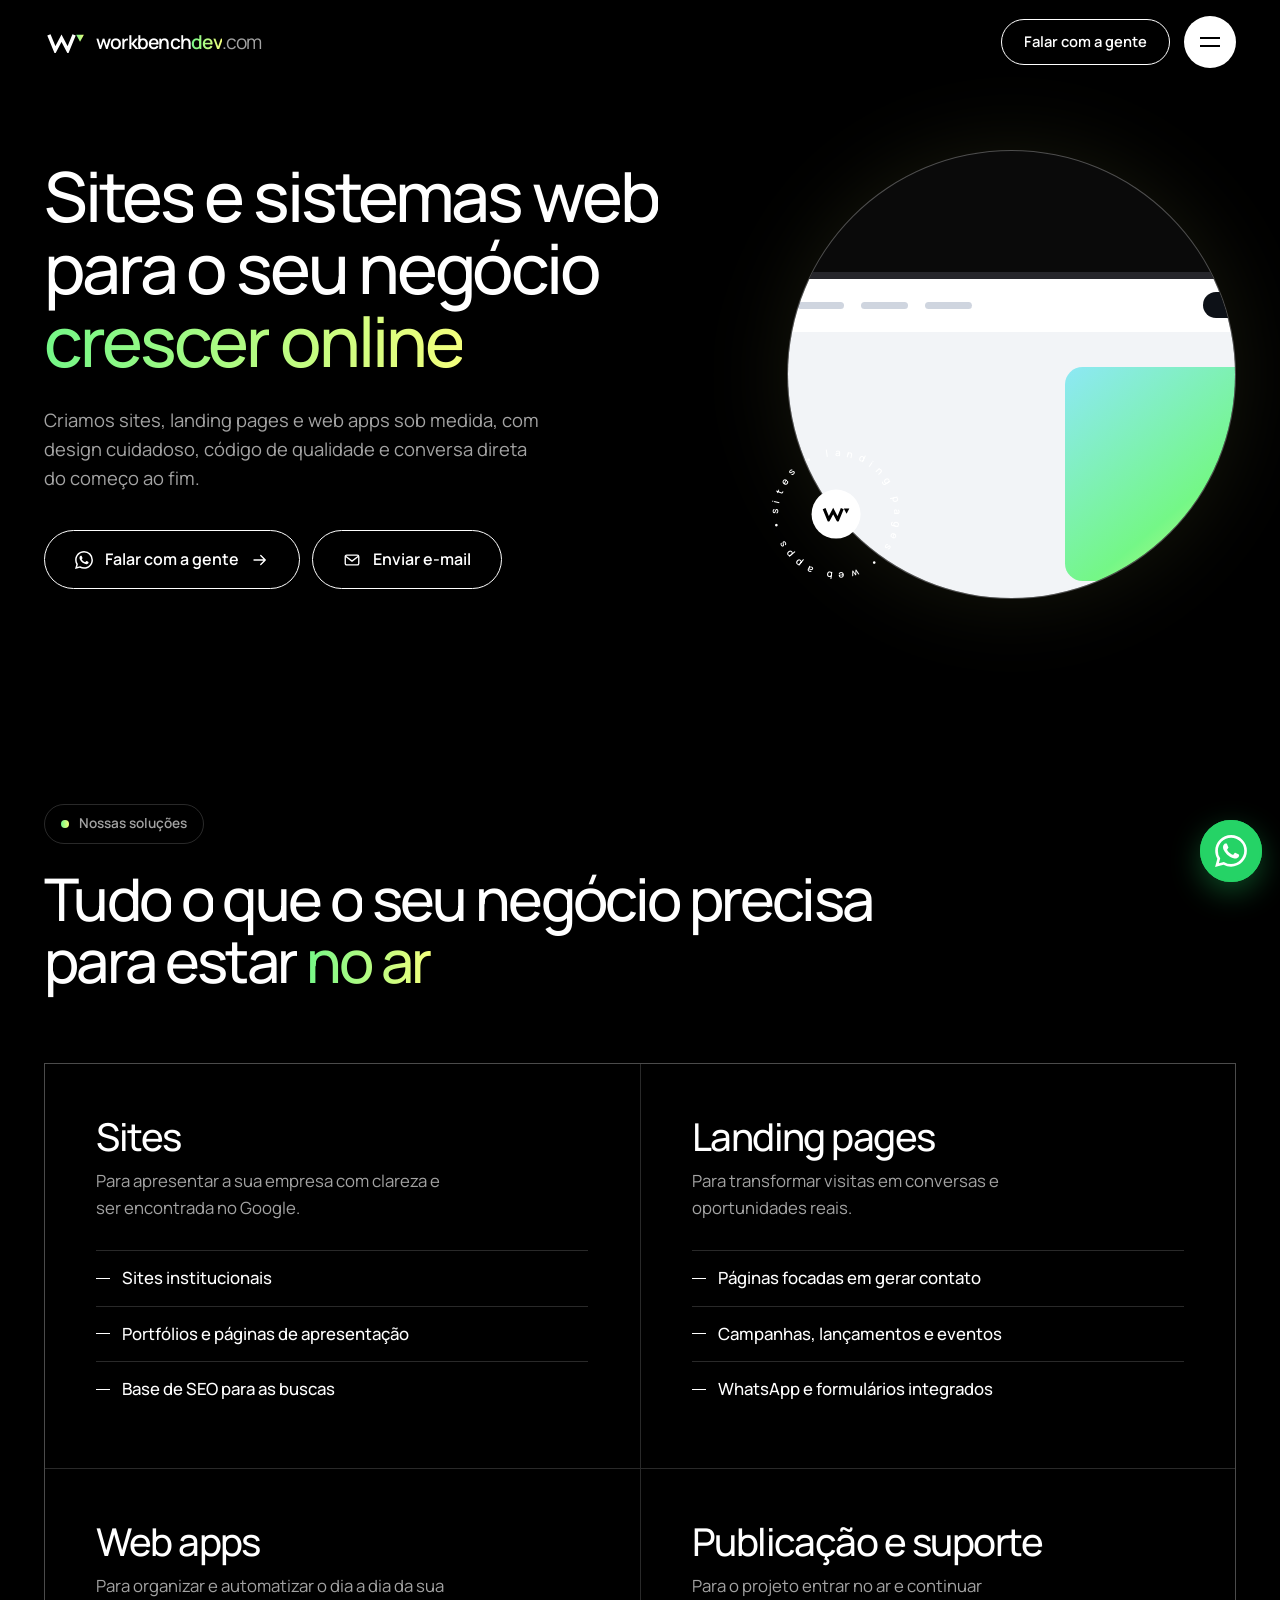
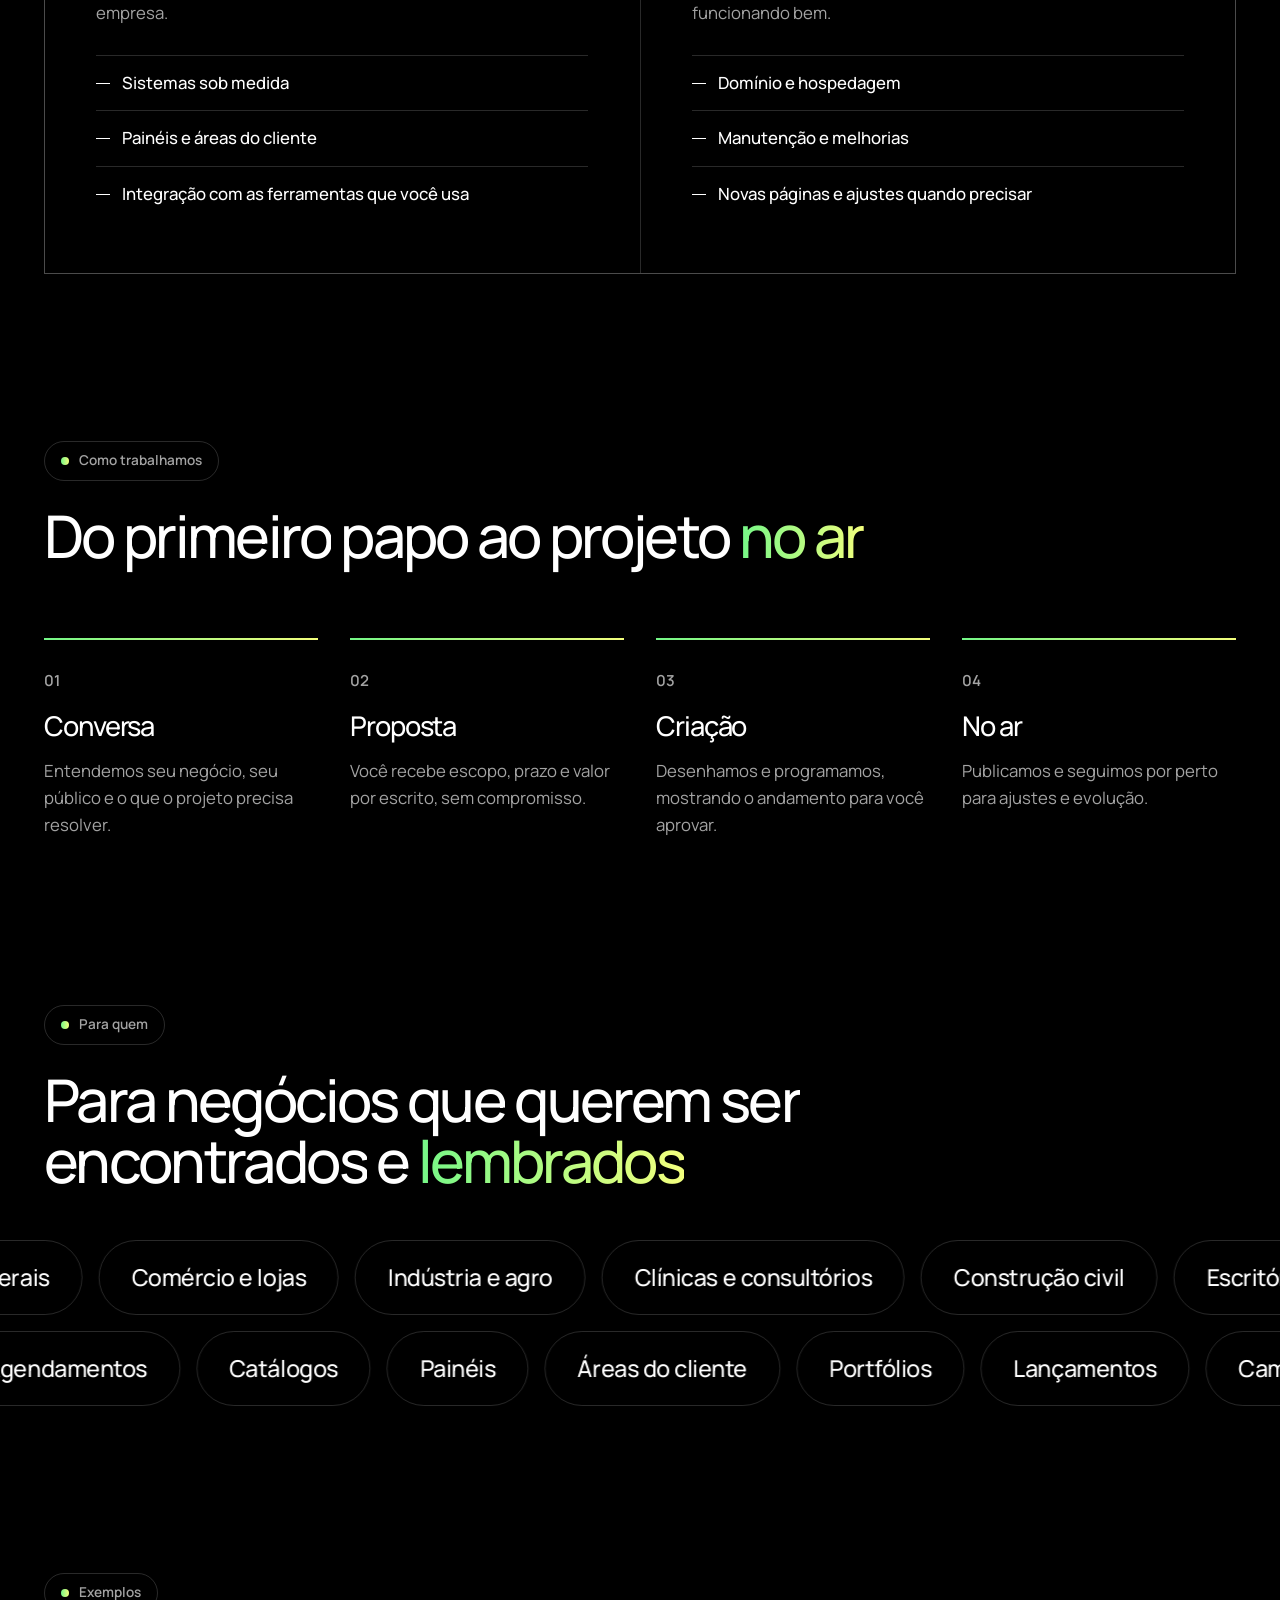
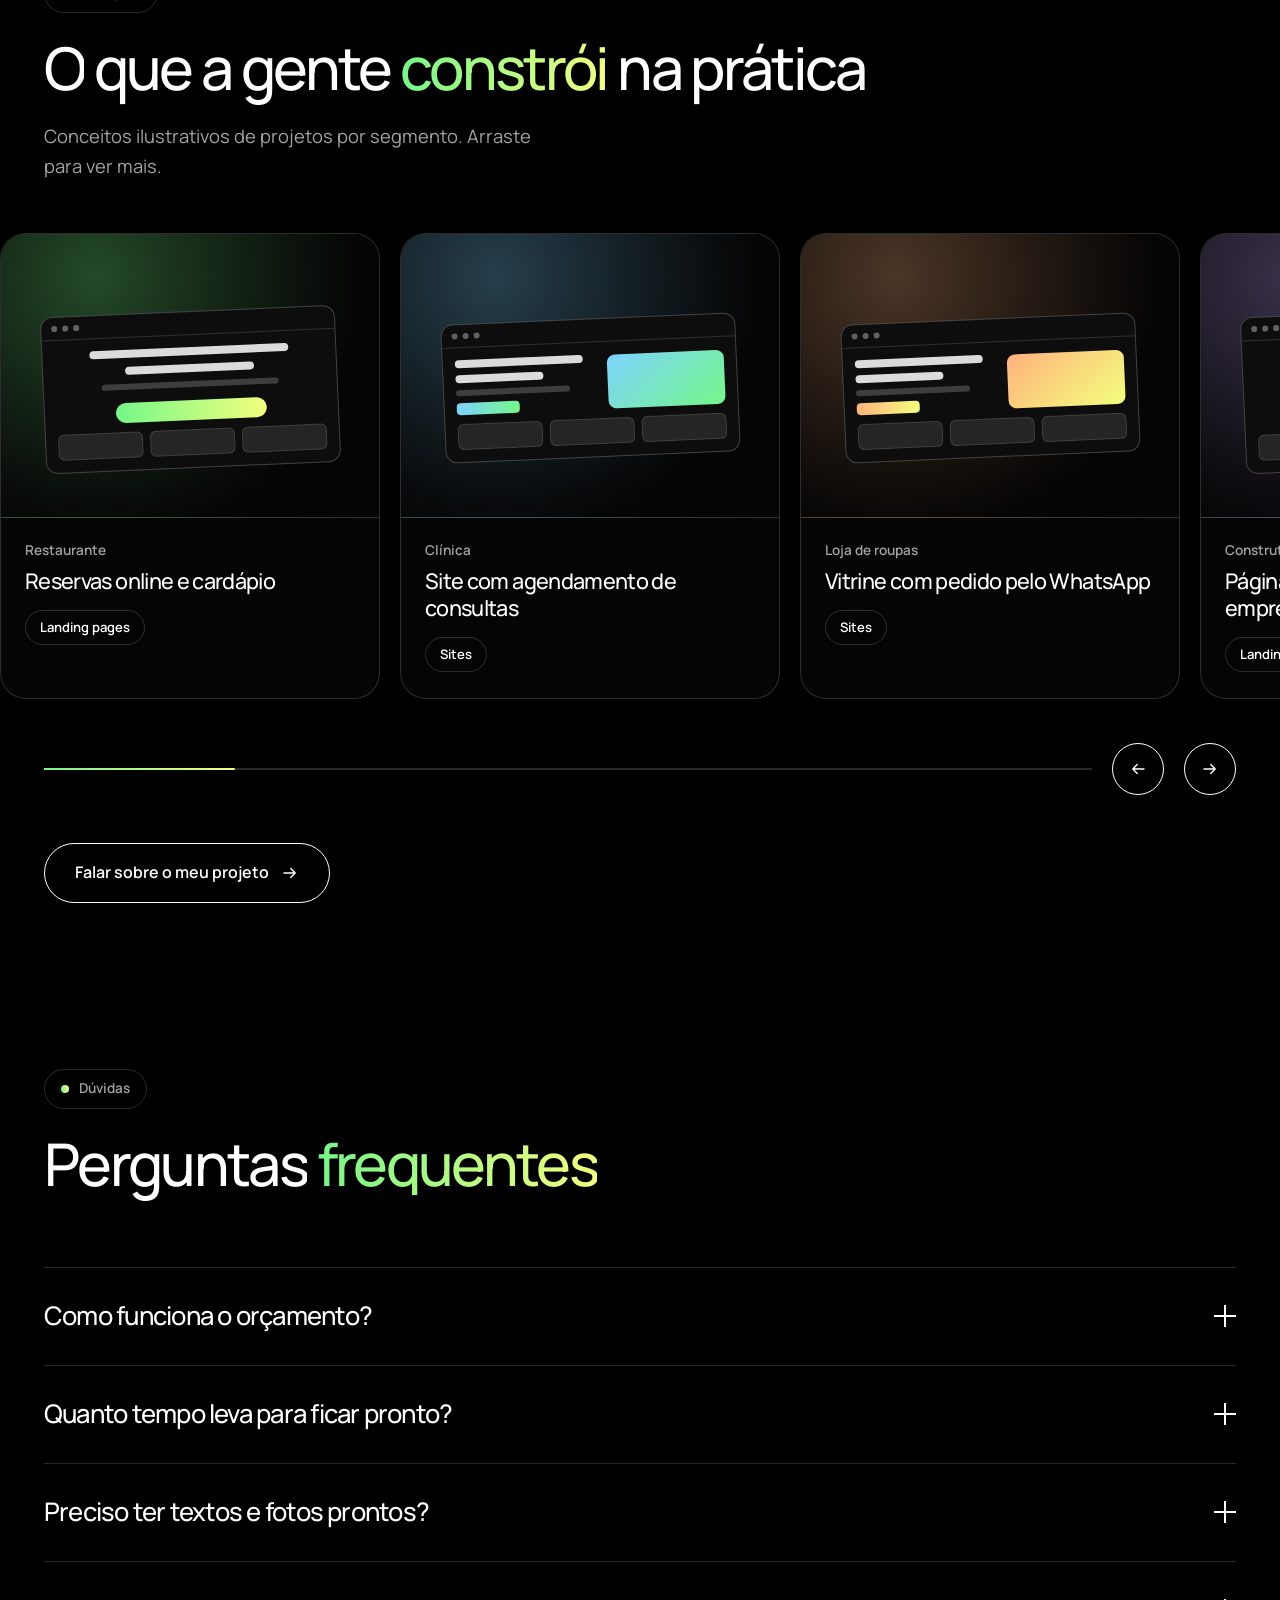
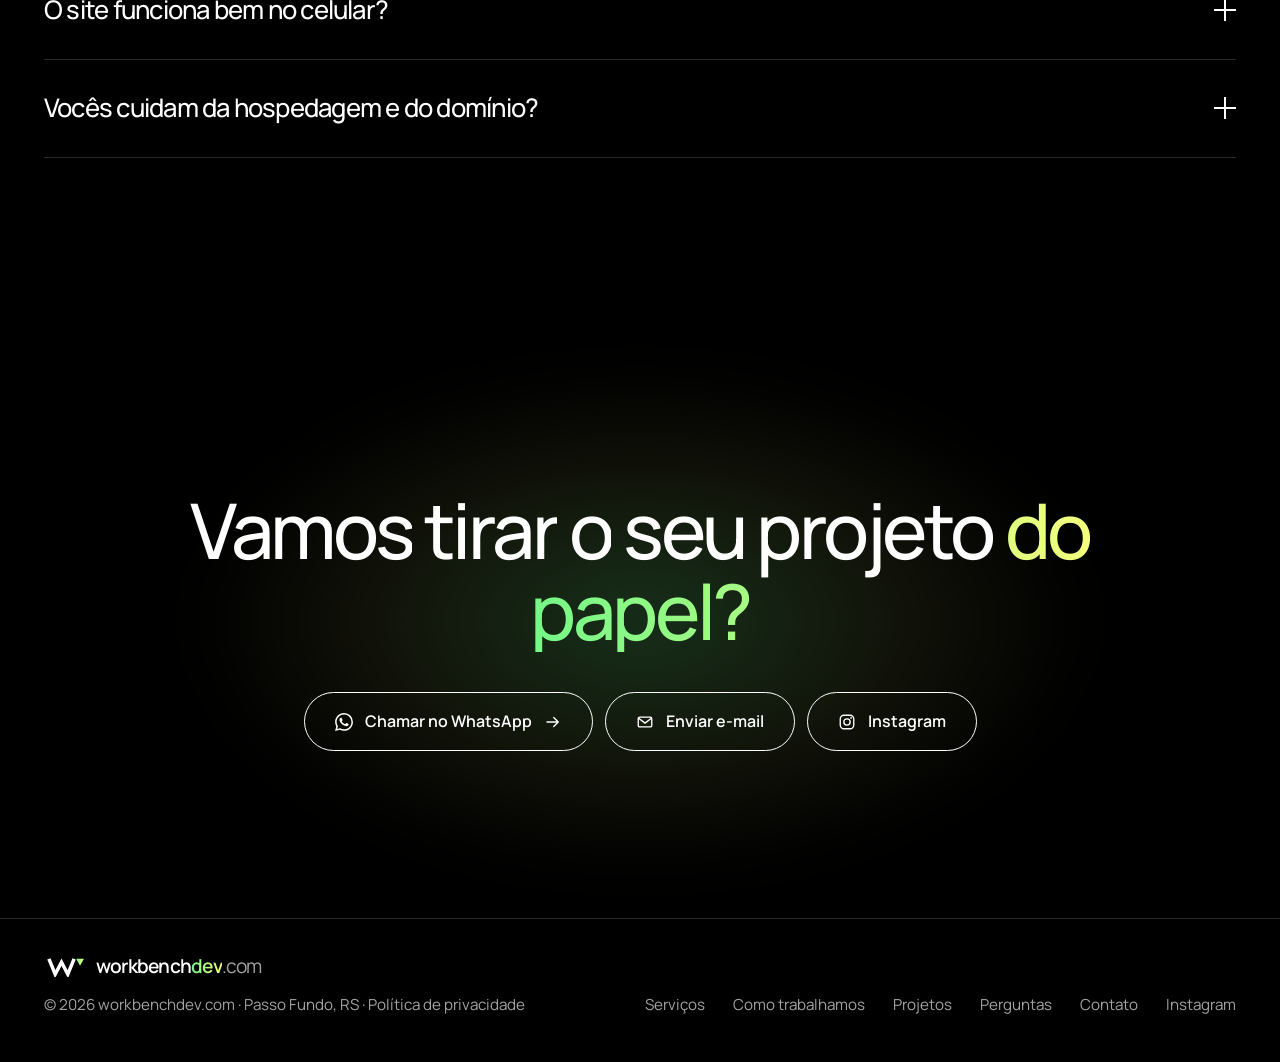
<file: index.html>
<!DOCTYPE html>
<html lang="pt-BR">
<head>
<meta charset="utf-8">
<meta name="viewport" content="width=device-width, initial-scale=1, viewport-fit=cover">
<title>workbenchdev.com | Sites, landing pages e web apps</title>
<meta name="description" content="A workbenchdev.com cria sites, landing pages e web apps sob medida para o seu negócio crescer online. Fale com a gente pelo WhatsApp ou por e-mail.">
<meta name="theme-color" content="#000000">
<meta name="robots" content="index, follow">
<link rel="canonical" href="https://workbenchdev.com/">
<meta property="og:type" content="website">
<meta property="og:locale" content="pt_BR">
<meta property="og:site_name" content="workbenchdev.com">
<meta property="og:url" content="https://workbenchdev.com/">
<meta property="og:title" content="workbenchdev.com | Sites, landing pages e web apps">
<meta property="og:description" content="Criamos sites, landing pages e web apps sob medida, com design cuidadoso, código de qualidade e conversa direta do começo ao fim.">
<meta property="og:image" content="https://workbenchdev.com/og.png">
<meta property="og:image:width" content="1200">
<meta property="og:image:height" content="630">
<meta property="og:image:alt" content="workbenchdev.com: sites, landing pages e web apps">
<meta name="twitter:card" content="summary_large_image">
<script type="application/ld+json">
{
  "@context": "https://schema.org",
  "@type": "ProfessionalService",
  "name": "workbenchdev.com",
  "url": "https://workbenchdev.com/",
  "description": "Criação de sites, landing pages e web apps sob medida.",
  "email": "workbenchdevsupport@gmail.com",
  "image": "https://workbenchdev.com/og.png",
  "address": {
    "@type": "PostalAddress",
    "addressLocality": "Passo Fundo",
    "addressRegion": "RS",
    "addressCountry": "BR"
  },
  "areaServed": "BR",
  "knowsLanguage": "pt-BR",
  "sameAs": ["https://www.instagram.com/workbench_dev/"]
}
</script>
<link rel="icon" type="image/svg+xml" href="data:image/svg+xml,%3Csvg xmlns='http://www.w3.org/2000/svg' viewBox='0 0 64 64'%3E%3Cdefs%3E%3ClinearGradient id='g' x1='0' y1='0' x2='1' y2='0'%3E%3Cstop offset='0' stop-color='%2374f787'/%3E%3Cstop offset='1' stop-color='%23f3ff7d'/%3E%3C/linearGradient%3E%3C/defs%3E%3Crect width='64' height='64' rx='14' fill='%23000'/%3E%3Cg transform='translate(5 18) scale(.45)'%3E%3Cpath d='M14 8 L32 52 L50 18 L68 52 L86 8' fill='none' stroke='%23fff' stroke-width='11' stroke-miterlimit='3'/%3E%3Cpath d='M92 8 L114 8 L103 28 Z' fill='url(%23g)'/%3E%3C/g%3E%3C/svg%3E">
<script>
(function () {
  var r = document.documentElement;
  r.classList.add('js');
  var reduce = window.matchMedia && window.matchMedia('(prefers-reduced-motion: reduce)').matches;
  var seen = false;
  try { seen = sessionStorage.getItem('wb-intro') === '1'; sessionStorage.setItem('wb-intro', '1'); } catch (e) {}
  if (!reduce && !seen) r.classList.add('intro-on');
})();
</script>
<link rel="preconnect" href="https://fonts.googleapis.com">
<link rel="preconnect" href="https://fonts.gstatic.com" crossorigin>
<link href="https://fonts.googleapis.com/css2?family=Manrope:wght@300;400;500;600;700&display=swap" rel="stylesheet">
<link rel="stylesheet" href="css/style.css">
</head>
<body>

<svg width="0" height="0" style="position:absolute" aria-hidden="true">
  <defs><linearGradient id="gr" x1="0" y1="0" x2="1" y2="0"><stop offset="0" stop-color="#74f787"/><stop offset="1" stop-color="#f3ff7d"/></linearGradient></defs>
  <symbol id="wa" viewBox="0 0 24 24"><path d="M17.472 14.382c-.297-.149-1.758-.867-2.03-.967-.273-.099-.471-.148-.67.15-.197.297-.767.966-.94 1.164-.173.199-.347.223-.644.075-.297-.15-1.255-.463-2.39-1.475-.883-.788-1.48-1.761-1.653-2.059-.173-.297-.018-.458.13-.606.134-.133.298-.347.446-.52.149-.174.198-.298.298-.497.099-.198.05-.371-.025-.52-.075-.149-.669-1.612-.916-2.207-.242-.579-.487-.5-.669-.51-.173-.008-.371-.01-.57-.01-.198 0-.52.074-.792.372-.272.297-1.04 1.016-1.04 2.479 0 1.462 1.065 2.875 1.213 3.074.149.198 2.096 3.2 5.077 4.487.709.306 1.262.489 1.694.625.712.227 1.36.195 1.871.118.571-.085 1.758-.719 2.006-1.413.248-.694.248-1.289.173-1.413-.074-.124-.272-.198-.57-.347m-5.421 7.403h-.004a9.87 9.87 0 01-5.031-1.378l-.361-.214-3.741.982.998-3.648-.235-.374a9.86 9.86 0 01-1.51-5.26c.001-5.45 4.436-9.884 9.888-9.884 2.64 0 5.122 1.03 6.988 2.898a9.825 9.825 0 012.893 6.994c-.003 5.45-4.437 9.884-9.885 9.884m8.413-18.297A11.815 11.815 0 0012.05 0C5.495 0 .16 5.335.157 11.892c0 2.096.547 4.142 1.588 5.945L.057 24l6.305-1.654a11.882 11.882 0 005.683 1.448h.005c6.554 0 11.89-5.335 11.893-11.893a11.821 11.821 0 00-3.48-8.413Z"/></symbol>
  <symbol id="ml" viewBox="0 0 24 24"><rect x="3" y="5.5" width="18" height="13" rx="2" fill="none" stroke="currentColor" stroke-width="1.8"/><path d="m3.5 7 8.5 6.5L20.5 7" fill="none" stroke="currentColor" stroke-width="1.8" stroke-linejoin="round"/></symbol>
  <symbol id="ig" viewBox="0 0 24 24"><rect x="3" y="3" width="18" height="18" rx="5" fill="none" stroke="currentColor" stroke-width="1.8"/><circle cx="12" cy="12" r="4.2" fill="none" stroke="currentColor" stroke-width="1.8"/><circle cx="17.4" cy="6.6" r="1.2" fill="currentColor"/></symbol>
  <symbol id="ar" viewBox="0 0 24 24"><path d="M4 12h15m-6-6 6 6-6 6" fill="none" stroke="currentColor" stroke-width="1.8" stroke-linecap="round" stroke-linejoin="round"/></symbol>
</svg>

<div class="prog" id="prog" aria-hidden="true"></div>

<!-- Abertura -->
<div class="intro" id="intro" aria-hidden="true">
  <div class="box">
    <svg viewBox="0 0 120 60" role="presentation">
      <path class="w" d="M14 8 L32 52 L50 18 L68 52 L86 8"/>
      <path class="t" d="M92 8 L114 8 L103 28 Z"/>
    </svg>
    <div class="wmask"><span class="wm">workbench<b>dev</b><i>.com</i></span></div>
    <div class="bar"><span></span></div>
  </div>
</div>

<a class="fab" href="#contato" data-wa aria-label="Chamar no WhatsApp">
  <svg fill="currentColor" aria-hidden="true"><use href="#wa"/></svg>
</a>

<header class="hd" id="hd">
  <div class="wrap">
    <a class="brand" href="#topo" aria-label="workbenchdev.com, início">
      <svg viewBox="0 0 120 60" role="presentation"><path class="lw" d="M14 8 L32 52 L50 18 L68 52 L86 8"/><path class="lt" d="M92 8 L114 8 L103 28 Z"/></svg>
      <span class="wm">workbench<b>dev</b><i>.com</i></span>
    </a>
    <div class="hd-r">
      <span class="mag"><a class="pill sm" href="#contato" data-wa><span>Falar com a gente</span></a></span>
      <button class="burger" id="burger" type="button" aria-label="Abrir menu" aria-expanded="false" aria-controls="menu"><i></i><i></i></button>
    </div>
  </div>
</header>

<div class="menu" id="menu" inert>
  <div class="wrap">
    <nav aria-label="Menu principal">
      <a href="#servicos"><span style="--i:0">Serviços</span></a>
      <a href="#processo"><span style="--i:1">Como trabalhamos</span></a>
      <a href="#projetos"><span style="--i:2">Projetos</span></a>
      <a href="#perguntas"><span style="--i:3">Perguntas</span></a>
      <a href="#contato"><span style="--i:4">Contato</span></a>
    </nav>
  </div>
  <div class="wrap">
    <div class="btns">
      <a class="pill" href="#contato" data-wa><svg class="ic" fill="currentColor" aria-hidden="true"><use href="#wa"/></svg><span>WhatsApp</span></a>
      <button class="pill" type="button" data-mail><svg class="ic" aria-hidden="true"><use href="#ml"/></svg><span>E-mail</span></button>
      <a class="pill" href="https://www.instagram.com/workbench_dev/" target="_blank" rel="noopener"><svg class="ic" aria-hidden="true"><use href="#ig"/></svg><span>Instagram</span></a>
    </div>
  </div>
</div>

<main id="topo">
  <section class="hero">
    <div class="wrap hero-grid">
      <div>
        <h1 class="split" id="h1">Sites e sistemas web para o seu negócio <em>crescer online</em></h1>
        <p class="lead fade" style="--d:.6s">Criamos sites, landing pages e web apps sob medida, com design cuidadoso, código de qualidade e conversa direta do começo ao fim.</p>
        <div class="btns fade" style="--d:.8s">
          <span class="mag"><a class="pill" href="#contato" data-wa><svg class="ic" fill="currentColor" aria-hidden="true"><use href="#wa"/></svg><span>Falar com a gente</span><svg class="ic ar" aria-hidden="true"><use href="#ar"/></svg></a></span>
          <span class="mag"><button class="pill" type="button" data-mail><svg class="ic" aria-hidden="true"><use href="#ml"/></svg><span>Enviar e-mail</span></button></span>
        </div>
      </div>

      <div class="hv" id="hv" aria-hidden="true">
        <div class="hv-glow"></div>
        <div class="hv-circle">
          <div class="laptop" id="laptop">
            <div class="screen">
              <div class="site">
                <div class="s-nav"><b></b><i></i><i></i><i></i><u></u></div>
                <div class="s-hero"><div><span class="t" style="width:90%"></span><span class="t" style="width:66%"></span><span class="t g" style="width:52%"></span><span class="p" style="width:82%;margin-top:3cqw"></span><span class="p" style="width:60%"></span><span class="cta"></span></div><div class="s-img"></div></div>
                <div class="s-tiles"><span></span><span></span><span></span></div>
                <div class="s-band"></div>
                <div class="s-rows"><div><b></b><span></span></div><div><b></b><span></span></div><div><b></b><span></span></div></div>
                <div class="s-tiles"><span></span><span></span><span></span></div>
                <div class="s-foot"></div>
              </div>
            </div>
            <div class="base"></div>
          </div>
        </div>
        <div class="badge">
          <svg viewBox="0 0 200 200"><path id="ring" d="M100,100 m-76,0 a76,76 0 1,1 152,0 a76,76 0 1,1 -152,0" fill="none"/><text><textPath href="#ring" textLength="470" lengthAdjust="spacing">sites • landing pages • web apps • </textPath></text></svg>
          <div class="core"><svg viewBox="0 0 120 60"><path d="M14 8 L32 52 L50 18 L68 52 L86 8" fill="none" stroke="#000" stroke-width="12" stroke-miterlimit="3"/><path d="M92 8 L114 8 L103 28 Z" fill="#000"/></svg></div>
        </div>
      </div>
    </div>
  </section>

  <section class="sec" id="servicos" style="padding-top:clamp(40px,6vw,80px)">
    <div class="wrap">
      <div class="sec-h">
        <span class="tag fd">Nossas soluções</span>
        <h2 class="split">Tudo o que o seu negócio precisa para estar <em>no ar</em></h2>
      </div>
      <div class="sol-grid">
        <article class="sol fd">
          <h3>Sites</h3>
          <p>Para apresentar a sua empresa com clareza e ser encontrada no Google.</p>
          <ul><li>Sites institucionais</li><li>Portfólios e páginas de apresentação</li><li>Base de SEO para as buscas</li></ul>
        </article>
        <article class="sol fd" style="--dl:.1s">
          <h3>Landing pages</h3>
          <p>Para transformar visitas em conversas e oportunidades reais.</p>
          <ul><li>Páginas focadas em gerar contato</li><li>Campanhas, lançamentos e eventos</li><li>WhatsApp e formulários integrados</li></ul>
        </article>
        <article class="sol fd">
          <h3>Web apps</h3>
          <p>Para organizar e automatizar o dia a dia da sua empresa.</p>
          <ul><li>Sistemas sob medida</li><li>Painéis e áreas do cliente</li><li>Integração com as ferramentas que você usa</li></ul>
        </article>
        <article class="sol fd" style="--dl:.1s">
          <h3>Publicação e suporte</h3>
          <p>Para o projeto entrar no ar e continuar funcionando bem.</p>
          <ul><li>Domínio e hospedagem</li><li>Manutenção e melhorias</li><li>Novas páginas e ajustes quando precisar</li></ul>
        </article>
      </div>
    </div>
  </section>

  <section class="sec" id="processo" style="padding-top:0">
    <div class="wrap">
      <div class="sec-h">
        <span class="tag fd">Como trabalhamos</span>
        <h2 class="split">Do primeiro papo ao projeto <em>no ar</em></h2>
      </div>
      <ol class="steps" id="steps">
        <li><span class="n">01</span><h3>Conversa</h3><p>Entendemos seu negócio, seu público e o que o projeto precisa resolver.</p></li>
        <li><span class="n">02</span><h3>Proposta</h3><p>Você recebe escopo, prazo e valor por escrito, sem compromisso.</p></li>
        <li><span class="n">03</span><h3>Criação</h3><p>Desenhamos e programamos, mostrando o andamento para você aprovar.</p></li>
        <li><span class="n">04</span><h3>No ar</h3><p>Publicamos e seguimos por perto para ajustes e evolução.</p></li>
      </ol>
    </div>
  </section>

  <section class="sec" style="padding-top:0">
    <div class="wrap">
      <div class="sec-h" style="margin-bottom:48px">
        <span class="tag fd">Para quem</span>
        <h2 class="split">Para negócios que querem ser encontrados e <em>lembrados</em></h2>
      </div>
    </div>
    <div class="mqrow" aria-hidden="true"><div class="mq-track" data-mq="50"><div class="mq-grp"><span class="chip">Empresas locais</span><span class="chip">Profissionais liberais</span><span class="chip">Comércio e lojas</span><span class="chip">Indústria e agro</span><span class="chip">Clínicas e consultórios</span><span class="chip">Construção civil</span><span class="chip">Escritórios</span><span class="chip">Startups</span></div></div></div>
    <div class="mqrow" aria-hidden="true"><div class="mq-track" data-mq="-50"><div class="mq-grp"><span class="chip">Portfólios</span><span class="chip">Lançamentos</span><span class="chip">Campanhas</span><span class="chip">Reservas online</span><span class="chip">Agendamentos</span><span class="chip">Catálogos</span><span class="chip">Painéis</span><span class="chip">Áreas do cliente</span></div></div></div>
  </section>

  <section class="sec" id="projetos" style="padding-top:0">
    <div class="wrap">
      <div class="sec-h" style="margin-bottom:48px">
        <span class="tag fd">Exemplos</span>
        <h2 class="split">O que a gente <em>constrói</em> na prática</h2>
        <p class="lead fd">Conceitos ilustrativos de projetos por segmento. Arraste para ver mais.</p>
      </div>
    </div>
    <div class="rail" id="rail"></div>
    <div class="wrap">
      <div class="rail-ctl">
        <div class="rail-bar"><span id="railBar"></span></div>
        <button class="rbtn" id="prev" type="button" aria-label="Anterior"><svg class="ic" style="transform:scaleX(-1)" aria-hidden="true"><use href="#ar"/></svg></button>
        <button class="rbtn" id="next" type="button" aria-label="Próximo"><svg class="ic" aria-hidden="true"><use href="#ar"/></svg></button>
      </div>
      <div class="btns" style="margin-top:48px">
        <span class="mag"><a class="pill" href="#contato"><span>Falar sobre o meu projeto</span><svg class="ic ar" aria-hidden="true"><use href="#ar"/></svg></a></span>
      </div>
    </div>
  </section>

  <section class="sec" id="perguntas" style="padding-top:0">
    <div class="wrap">
      <div class="sec-h">
        <span class="tag fd">Dúvidas</span>
        <h2 class="split">Perguntas <em>frequentes</em></h2>
      </div>
      <div class="faq fd">
        <div class="item"><button class="q" type="button" aria-expanded="false" aria-controls="a1"><span>Como funciona o orçamento?</span><i class="pm"></i></button><div class="qa" id="a1"><div><p>Primeiro conversamos para entender o que você precisa. Depois enviamos uma proposta por escrito com escopo, prazo e valor, sem compromisso.</p></div></div></div>
        <div class="item"><button class="q" type="button" aria-expanded="false" aria-controls="a2"><span>Quanto tempo leva para ficar pronto?</span><i class="pm"></i></button><div class="qa" id="a2"><div><p>Depende do tamanho do projeto. Uma landing page costuma ser bem mais rápida que um web app. O prazo é combinado na proposta, antes de começarmos.</p></div></div></div>
        <div class="item"><button class="q" type="button" aria-expanded="false" aria-controls="a3"><span>Preciso ter textos e fotos prontos?</span><i class="pm"></i></button><div class="qa" id="a3"><div><p>Não precisa. Ajudamos a organizar o conteúdo e indicamos o que falta para o projeto ficar completo.</p></div></div></div>
        <div class="item"><button class="q" type="button" aria-expanded="false" aria-controls="a4"><span>O site funciona bem no celular?</span><i class="pm"></i></button><div class="qa" id="a4"><div><p>Sim. Todos os projetos são pensados para funcionar bem no celular, no tablet e no computador.</p></div></div></div>
        <div class="item"><button class="q" type="button" aria-expanded="false" aria-controls="a5"><span>Vocês cuidam da hospedagem e do domínio?</span><i class="pm"></i></button><div class="qa" id="a5"><div><p>Podemos cuidar de tudo: registro do domínio, hospedagem e publicação. Também seguimos por perto para ajustes e melhorias depois que o projeto entra no ar.</p></div></div></div>
      </div>
    </div>
  </section>

  <section class="sec cta" id="contato">
    <div class="wrap">
      <h2 class="split">Vamos tirar o seu projeto <em>do papel?</em></h2>
      <div class="btns fd">
        <span class="mag"><a class="pill" href="#contato" data-wa><svg class="ic" fill="currentColor" aria-hidden="true"><use href="#wa"/></svg><span>Chamar no WhatsApp</span><svg class="ic ar" aria-hidden="true"><use href="#ar"/></svg></a></span>
        <span class="mag"><button class="pill" type="button" data-mail><svg class="ic" aria-hidden="true"><use href="#ml"/></svg><span>Enviar e-mail</span></button></span>
        <span class="mag"><a class="pill" href="https://www.instagram.com/workbench_dev/" target="_blank" rel="noopener"><svg class="ic" aria-hidden="true"><use href="#ig"/></svg><span>Instagram</span></a></span>
      </div>
    </div>
  </section>
</main>

<footer>
  <div class="wrap">
    <div class="foot-b">
      <div class="foot-id">
        <a class="brand" href="#topo" aria-label="workbenchdev.com, voltar ao topo">
          <svg viewBox="0 0 120 60" role="presentation"><path class="lw" d="M14 8 L32 52 L50 18 L68 52 L86 8"/><path class="lt" d="M92 8 L114 8 L103 28 Z"/></svg>
          <span class="wm">workbench<b>dev</b><i>.com</i></span>
        </a>
        <span>© 2026 workbenchdev.com · Passo Fundo, RS · <a href="privacidade.html">Política de privacidade</a></span>
      </div>
      <nav aria-label="Rodapé"><a href="#servicos">Serviços</a><a href="#processo">Como trabalhamos</a><a href="#projetos">Projetos</a><a href="#perguntas">Perguntas</a><a href="#contato">Contato</a><a href="https://www.instagram.com/workbench_dev/" target="_blank" rel="noopener">Instagram</a></nav>
    </div>
  </div>
</footer>

<script src="js/main.js"></script>
<!-- Cloudflare Web Analytics --><script type='module' src='https://static.cloudflareinsights.com/beacon.min.js' data-cf-beacon='{"token": "27d5e99847fa4abda779a3b50df52f8f"}'></script><!-- End Cloudflare Web Analytics -->
</body>
</html>
</file>
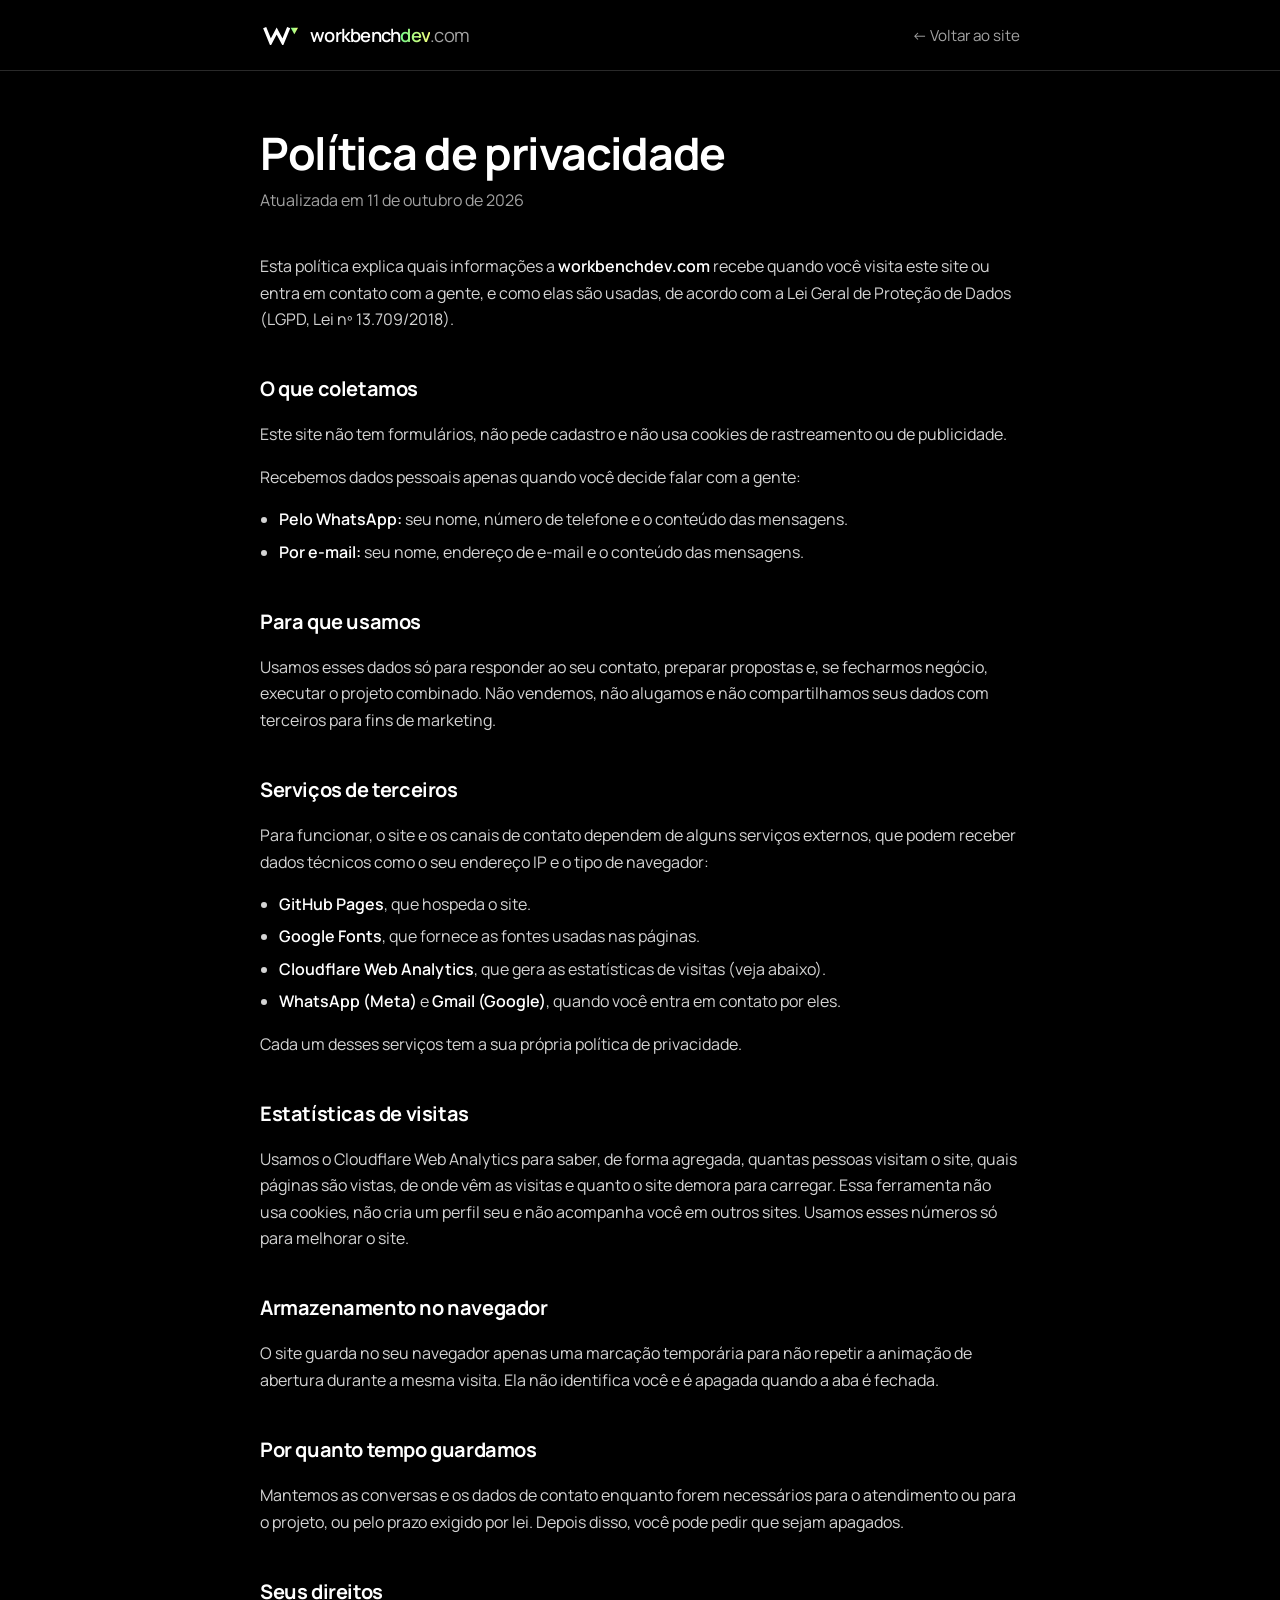
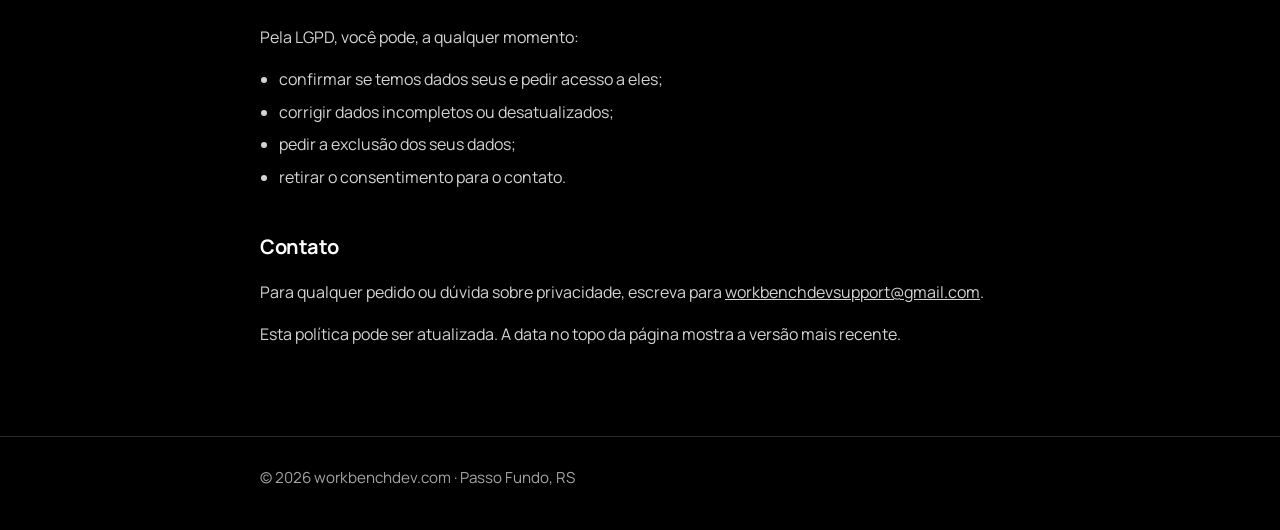
<file: privacidade.html>
<!DOCTYPE html>
<html lang="pt-BR">
<head>
<meta charset="utf-8">
<meta name="viewport" content="width=device-width, initial-scale=1, viewport-fit=cover">
<title>Política de privacidade | workbenchdev.com</title>
<meta name="description" content="Como a workbenchdev.com trata as informações de quem visita o site ou entra em contato.">
<meta name="theme-color" content="#000000">
<link rel="canonical" href="https://workbenchdev.com/privacidade.html">
<link rel="icon" type="image/svg+xml" href="data:image/svg+xml,%3Csvg xmlns='http://www.w3.org/2000/svg' viewBox='0 0 64 64'%3E%3Cdefs%3E%3ClinearGradient id='g' x1='0' y1='0' x2='1' y2='0'%3E%3Cstop offset='0' stop-color='%2374f787'/%3E%3Cstop offset='1' stop-color='%23f3ff7d'/%3E%3C/linearGradient%3E%3C/defs%3E%3Crect width='64' height='64' rx='14' fill='%23000'/%3E%3Cg transform='translate(5 18) scale(.45)'%3E%3Cpath d='M14 8 L32 52 L50 18 L68 52 L86 8' fill='none' stroke='%23fff' stroke-width='11' stroke-miterlimit='3'/%3E%3Cpath d='M92 8 L114 8 L103 28 Z' fill='url(%23g)'/%3E%3C/g%3E%3C/svg%3E">
<link rel="preconnect" href="https://fonts.googleapis.com">
<link rel="preconnect" href="https://fonts.gstatic.com" crossorigin>
<link href="https://fonts.googleapis.com/css2?family=Manrope:wght@400;600;700&display=swap" rel="stylesheet">
<link rel="stylesheet" href="css/privacidade.css">
</head>
<body>

<svg width="0" height="0" style="position:absolute" aria-hidden="true">
  <defs><linearGradient id="gr" x1="0" y1="0" x2="1" y2="0"><stop offset="0" stop-color="#74f787"/><stop offset="1" stop-color="#f3ff7d"/></linearGradient></defs>
</svg>

<header>
  <div class="wrap">
    <a class="brand" href="./" aria-label="workbenchdev.com, página inicial">
      <svg viewBox="0 0 120 60" role="presentation"><path class="lw" d="M14 8 L32 52 L50 18 L68 52 L86 8"/><path class="lt" d="M92 8 L114 8 L103 28 Z"/></svg>
      <span class="wm">workbench<b>dev</b><i>.com</i></span>
    </a>
    <a class="back" href="./">← Voltar ao site</a>
  </div>
</header>

<main>
  <div class="wrap">
    <h1>Política de privacidade</h1>
    <p class="upd">Atualizada em 11 de outubro de 2026</p>

    <p>Esta política explica quais informações a <strong>workbenchdev.com</strong> recebe quando você visita este site ou entra em contato com a gente, e como elas são usadas, de acordo com a Lei Geral de Proteção de Dados (LGPD, Lei nº 13.709/2018).</p>

    <h2>O que coletamos</h2>
    <p>Este site não tem formulários, não pede cadastro e não usa cookies de rastreamento ou de publicidade.</p>
    <p>Recebemos dados pessoais apenas quando você decide falar com a gente:</p>
    <ul>
      <li><strong>Pelo WhatsApp:</strong> seu nome, número de telefone e o conteúdo das mensagens.</li>
      <li><strong>Por e-mail:</strong> seu nome, endereço de e-mail e o conteúdo das mensagens.</li>
    </ul>

    <h2>Para que usamos</h2>
    <p>Usamos esses dados só para responder ao seu contato, preparar propostas e, se fecharmos negócio, executar o projeto combinado. Não vendemos, não alugamos e não compartilhamos seus dados com terceiros para fins de marketing.</p>

    <h2>Serviços de terceiros</h2>
    <p>Para funcionar, o site e os canais de contato dependem de alguns serviços externos, que podem receber dados técnicos como o seu endereço IP e o tipo de navegador:</p>
    <ul>
      <li><strong>GitHub Pages</strong>, que hospeda o site.</li>
      <li><strong>Google Fonts</strong>, que fornece as fontes usadas nas páginas.</li>
      <li><strong>Cloudflare Web Analytics</strong>, que gera as estatísticas de visitas (veja abaixo).</li>
      <li><strong>WhatsApp (Meta)</strong> e <strong>Gmail (Google)</strong>, quando você entra em contato por eles.</li>
    </ul>
    <p>Cada um desses serviços tem a sua própria política de privacidade.</p>

    <h2>Estatísticas de visitas</h2>
    <p>Usamos o Cloudflare Web Analytics para saber, de forma agregada, quantas pessoas visitam o site, quais páginas são vistas, de onde vêm as visitas e quanto o site demora para carregar. Essa ferramenta não usa cookies, não cria um perfil seu e não acompanha você em outros sites. Usamos esses números só para melhorar o site.</p>

    <h2>Armazenamento no navegador</h2>
    <p>O site guarda no seu navegador apenas uma marcação temporária para não repetir a animação de abertura durante a mesma visita. Ela não identifica você e é apagada quando a aba é fechada.</p>

    <h2>Por quanto tempo guardamos</h2>
    <p>Mantemos as conversas e os dados de contato enquanto forem necessários para o atendimento ou para o projeto, ou pelo prazo exigido por lei. Depois disso, você pode pedir que sejam apagados.</p>

    <h2>Seus direitos</h2>
    <p>Pela LGPD, você pode, a qualquer momento:</p>
    <ul>
      <li>confirmar se temos dados seus e pedir acesso a eles;</li>
      <li>corrigir dados incompletos ou desatualizados;</li>
      <li>pedir a exclusão dos seus dados;</li>
      <li>retirar o consentimento para o contato.</li>
    </ul>

    <h2>Contato</h2>
    <p>Para qualquer pedido ou dúvida sobre privacidade, escreva para <a href="#" data-mail>o nosso e-mail de suporte</a>.</p>
    <p>Esta política pode ser atualizada. A data no topo da página mostra a versão mais recente.</p>
  </div>
</main>

<footer>
  <div class="wrap">© 2026 workbenchdev.com · Passo Fundo, RS</div>
</footer>

<script>
(function () {
  var MU = 'workbenchdevsupport', MH = 'gmail.com';
  Array.prototype.forEach.call(document.querySelectorAll('[data-mail]'), function (a) {
    a.textContent = MU + '@' + MH;
    a.href = 'mailto:' + MU + '@' + MH;
  });
})();
</script>
<!-- Cloudflare Web Analytics --><script type='module' src='https://static.cloudflareinsights.com/beacon.min.js' data-cf-beacon='{"token": "27d5e99847fa4abda779a3b50df52f8f"}'></script><!-- End Cloudflare Web Analytics -->
</body>
</html>
</file>
<file: css/style.css>
:root {
  --g1: #74f787;
  --g2: #f3ff7d;
  --grad: linear-gradient(90deg, #74f787, #f3ff7d);
  --line: rgba(255, 255, 255, .16);
  --muted: #a3a3a3;
  --wa: #25d366;
  --ease: cubic-bezier(.77, 0, .18, 1);
  --ease2: cubic-bezier(.16, 1, .3, 1);
  box-sizing: border-box;
  padding-top: env(safe-area-inset-top, 0px);
  padding-bottom: env(safe-area-inset-bottom, 0px);
}
html { background: #000; scroll-behavior: smooth; scroll-padding-top: 90px; }
*, *::before, *::after { box-sizing: border-box; }
body { margin: 0; background: #000; color: #fff; font-family: "Manrope", "Helvetica Neue", Arial, sans-serif; font-size: 1.05rem; line-height: 1.6; -webkit-font-smoothing: antialiased; overflow-x: clip; }
.intro-on body, .menu-open body { overflow: hidden; }
::selection { background: var(--g2); color: #000; }
a { color: inherit; }
button { font: inherit; color: inherit; }
:focus-visible { outline: 2px solid var(--g1); outline-offset: 4px; }
.wrap { width: 100%; max-width: 1240px; margin: 0 auto; padding: 0 24px; }
.gt { background: var(--grad); -webkit-background-clip: text; background-clip: text; color: transparent; -webkit-text-fill-color: transparent; background-repeat: no-repeat; -webkit-box-decoration-break: clone; box-decoration-break: clone; }
.wm { font-weight: 600; letter-spacing: -.04em; white-space: nowrap; }
.wm b { font-weight: 600; background: var(--grad); -webkit-background-clip: text; background-clip: text; color: transparent; -webkit-text-fill-color: transparent; }
.wm i { font-style: normal; font-weight: 400; color: var(--muted); }
.ic { width: 18px; height: 18px; flex: none; }

/* ---------- Títulos divididos em palavras ---------- */
@keyframes rise { to { transform: translateY(0); } }
@keyframes fadeIn { to { opacity: 1; } }
.wd { display: inline-block; overflow: hidden; vertical-align: top; padding-bottom: .16em; margin-bottom: -.16em; }
.wi { display: inline-block; }
.js .wi { transform: translateY(118%); }
.split.in .wi { animation: rise 1s var(--ease2) forwards; animation-delay: calc(var(--i) * 55ms); }
.js .fd { opacity: 0; transform: translateY(34px); transition: opacity 1s var(--ease2), transform 1s var(--ease2); transition-delay: var(--dl, 0s); }
.fd.in { opacity: 1; transform: none; }

h1, h2 { margin: 0; font-weight: 500; letter-spacing: -.045em; line-height: 1.05; }
h1 { font-size: clamp(2.3rem, 5.4vw, 4.9rem); }
h2 { font-size: clamp(2rem, 4.6vw, 4rem); max-width: 16em; }
.tag { display: inline-flex; align-items: center; gap: 10px; padding: 8px 16px; border: 1px solid var(--line); border-radius: 999px; font-size: .85rem; font-weight: 600; color: var(--muted); }
.tag::before { content: ""; width: 8px; height: 8px; border-radius: 50%; background: var(--grad); }
.sec { padding: clamp(88px, 13vw, 168px) 0; }
.sec-h { display: grid; gap: 24px; justify-items: start; margin-bottom: clamp(44px, 6vw, 72px); }
.lead { margin: 0; color: var(--muted); font-size: 1.15rem; max-width: 46ch; }

/* ---------- Botões ---------- */
.mag { display: inline-block; padding: 10px; margin: -10px; transition: transform .35s cubic-bezier(.2, .8, .2, 1); }
.pill { position: relative; display: inline-flex; align-items: center; gap: 12px; padding: 16px 30px; min-height: 54px; border: 1px solid #fff; border-radius: 999px; background: transparent; color: #fff; font-weight: 600; font-size: 1rem; text-decoration: none; cursor: pointer; overflow: hidden; transition: color .35s, border-color .35s; }
.pill::before { content: ""; position: absolute; inset: 0; background: var(--grad); border-radius: inherit; transform: translateY(102%); transition: transform .55s var(--ease2); }
.pill > * { position: relative; z-index: 1; }
.pill:hover, .pill:focus-visible { color: #000; border-color: transparent; }
.pill:hover::before, .pill:focus-visible::before { transform: none; }
.pill .ar { transition: transform .35s var(--ease2); }
.pill:hover .ar { transform: translateX(4px); }
.pill.sm { padding: 10px 22px; min-height: 44px; font-size: .92rem; }
.btns { display: flex; flex-wrap: wrap; gap: 14px 12px; }

/* ---------- Abertura ---------- */
.intro { display: none; position: fixed; inset: 0; z-index: 300; background: #000; place-items: center; transition: transform .7s var(--ease); }
.intro-on .intro { display: grid; }
.intro::after { content: ""; position: absolute; left: 0; right: 0; bottom: 0; height: 3px; background: var(--grad); }
.intro.open { transform: translateY(-101%); }
.intro .box { display: flex; flex-direction: column; align-items: center; gap: 22px; }
.intro svg { width: 140px; height: auto; overflow: visible; }
.intro .w { fill: none; stroke: #fff; stroke-width: 10; stroke-miterlimit: 3; stroke-dasharray: 180; stroke-dashoffset: 180; animation: draw .5s var(--ease) .05s forwards; }
.intro .t { fill: url(#gr); transform-box: fill-box; transform-origin: center; transform: scale(0); animation: popIn .35s cubic-bezier(.2, 1.5, .4, 1) .45s forwards; }
.intro .wmask { overflow: hidden; padding: 4px 0 10px; }
.intro .wm { display: block; font-size: clamp(1.6rem, 6vw, 2.4rem); transform: translateY(120%); animation: rise .5s var(--ease) .45s forwards; }
.intro .bar { width: 220px; height: 2px; background: var(--line); overflow: hidden; }
.intro .bar span { display: block; height: 100%; background: var(--grad); transform: scaleX(0); transform-origin: left; animation: fill .9s var(--ease) .05s forwards; }
@keyframes draw { to { stroke-dashoffset: 0; } }
@keyframes popIn { to { transform: scale(1); } }
@keyframes fill { to { transform: scaleX(1); } }

/* ---------- Cabeçalho e menu ---------- */
.prog { position: fixed; left: 0; top: 0; height: 2px; width: 100%; background: var(--grad); transform: scaleX(0); transform-origin: left; z-index: 120; }
.hd { position: fixed; top: env(safe-area-inset-top, 0px); left: 0; right: 0; z-index: 90; transition: transform .5s var(--ease), background .3s; }
.hd.hide { transform: translateY(-110%); }
.hd.solid { background: rgba(0, 0, 0, .6); -webkit-backdrop-filter: blur(14px); backdrop-filter: blur(14px); }
.hd .wrap { display: flex; align-items: center; justify-content: space-between; height: 84px; gap: 16px; }
.brand { display: flex; align-items: center; gap: 10px; text-decoration: none; font-size: 1.2rem; }
.brand svg { width: 42px; height: auto; display: block; }
.brand .lw { fill: none; stroke: #fff; stroke-width: 10; stroke-miterlimit: 3; }
.brand .lt { fill: url(#gr); }
.hd-r { display: flex; align-items: center; gap: 14px; }
.burger { position: relative; width: 52px; height: 52px; border: 0; border-radius: 50%; background: #fff; cursor: pointer; transition: transform .35s var(--ease2); }
.burger:hover { transform: scale(1.08); }
.burger i { position: absolute; left: 16px; top: 25px; width: 20px; height: 2px; background: #000; transition: transform .45s var(--ease2); }
.burger i:nth-child(1) { transform: translateY(-4px); }
.burger i:nth-child(2) { transform: translateY(4px); }
.menu-open .burger i:nth-child(1) { transform: rotate(45deg); }
.menu-open .burger i:nth-child(2) { transform: rotate(-45deg); }
.menu { position: fixed; inset: 0; z-index: 85; background: #000; padding: 120px 0 40px; display: flex; flex-direction: column; justify-content: space-between; visibility: hidden; clip-path: circle(0px at calc(100% - 50px) 44px); transition: clip-path .9s var(--ease), visibility 0s .9s; overflow-y: auto; }
.menu-open .menu { visibility: visible; clip-path: circle(170% at calc(100% - 50px) 44px); transition: clip-path .9s var(--ease), visibility 0s; }
.menu nav { display: grid; gap: 4px; }
.menu nav a { display: block; overflow: hidden; text-decoration: none; font-size: clamp(2rem, 8vw, 4.6rem); font-weight: 500; letter-spacing: -.045em; line-height: 1.12; padding-bottom: .06em; }
.menu nav a span { display: inline-block; transform: translateY(110%); transition: transform .8s var(--ease2), color .3s; }
.menu-open .menu nav a span { transform: none; transition-delay: calc(.25s + var(--i) * 70ms); }
.menu nav a:hover span { background: var(--grad); -webkit-background-clip: text; background-clip: text; color: transparent; -webkit-text-fill-color: transparent; }
.menu .btns { margin-top: 40px; }

.fab { position: fixed; right: calc(18px + env(safe-area-inset-right, 0px)); bottom: calc(18px + env(safe-area-inset-bottom, 0px)); z-index: 80; width: 62px; height: 62px; border-radius: 50%; background: var(--wa); color: #fff; display: grid; place-items: center; box-shadow: 0 10px 30px rgba(37, 211, 102, .35); transform: scale(0); transition: transform .7s var(--ease2); }
.go .fab { transform: scale(1); }
.fab:hover { transform: scale(1.1); }
.fab svg { width: 32px; height: 32px; }
.fab::after { content: ""; position: absolute; inset: 0; border-radius: 50%; border: 2px solid var(--wa); animation: ring 2.6s ease-out infinite; pointer-events: none; }
@keyframes ring { 0% { transform: scale(1); opacity: .8; } 100% { transform: scale(1.7); opacity: 0; } }

/* ---------- Hero ---------- */
.hero { padding: 150px 0 clamp(72px, 10vw, 130px); position: relative; overflow: hidden; }
.hero-grid { display: grid; grid-template-columns: minmax(0, 1.22fr) minmax(0, .78fr); gap: 40px; align-items: center; }
.hero h1 { margin-bottom: 28px; }
.hero .lead { margin-bottom: 36px; }
.js .hero .fade { opacity: 0; }
.go .hero .fade { animation: fadeIn .9s ease forwards; animation-delay: var(--d, 0s); }

.hv { position: relative; width: min(100%, 520px); margin-left: auto; aspect-ratio: 1; }
.hv-glow { position: absolute; inset: -10%; background: radial-gradient(closest-side, rgba(116, 247, 135, .28), rgba(243, 255, 125, .1) 60%, transparent); filter: blur(30px); }
.hv-circle { position: absolute; inset: 0; border-radius: 50%; overflow: hidden; background: #0a0a0a; border: 1px solid rgba(255, 255, 255, .28); perspective: 1200px; }
.js .hv-circle { opacity: 0; transform: scale(.82); }
.go .hv-circle { animation: circIn 1.3s var(--ease2) .3s forwards; }
@keyframes circIn { to { opacity: 1; transform: none; } }
.laptop { position: absolute; left: -16%; top: 27%; width: 134%; transform: rotateX(var(--rx, 0deg)) rotateY(var(--ry, 0deg)); transform-style: preserve-3d; }
.js .laptop { translate: 0 30%; }
.go .laptop { animation: lapIn 1.4s var(--ease2) .6s forwards; }
@keyframes lapIn { to { translate: 0 0; } }
.screen { container-type: inline-size; aspect-ratio: 16 / 10; background: #f2f4f7; border: 7px solid #26262b; border-bottom-width: 7px; border-radius: 16px 16px 0 0; overflow: hidden; position: relative; }
.base { height: 16px; margin: 0 -3%; background: linear-gradient(#4a4a52, #202024); border-radius: 0 0 22px 22px; }
.site { animation: sitescroll 16s var(--ease) 1.6s infinite alternate; }
@keyframes sitescroll { 0%, 10% { transform: translateY(0); } 40%, 52% { transform: translateY(-26%); } 88%, 100% { transform: translateY(-58%); } }
.site > * { display: block; }
.s-nav { display: flex; align-items: center; gap: 3cqw; height: 9cqw; padding: 0 5cqw; background: #fff; }
.s-nav b { width: 4.6cqw; height: 4.6cqw; background: #0d1117; border-radius: 1.2cqw; }
.s-nav i { width: 8cqw; height: 1.2cqw; background: #cfd5df; border-radius: 1cqw; }
.s-nav u { margin-left: auto; width: 13cqw; height: 4.4cqw; border-radius: 3cqw; background: #0d1117; }
.s-hero { display: grid; grid-template-columns: 1.15fr .85fr; gap: 4cqw; padding: 6cqw 5cqw; align-items: center; }
.s-hero .t { height: 3.4cqw; background: #0d1117; border-radius: 1cqw; margin-bottom: 1.6cqw; }
.s-hero .t.g { background: var(--grad); }
.s-hero .p { height: 1.3cqw; background: #cfd5df; border-radius: 1cqw; margin-bottom: 1.2cqw; }
.s-hero .cta { width: 15cqw; height: 4.6cqw; border-radius: 3cqw; background: #0d1117; margin-top: 3cqw; }
.s-img { aspect-ratio: 1; border-radius: 3cqw; background: linear-gradient(140deg, #8de8f5, #74f787 60%, #f3ff7d); }
.s-tiles { display: grid; grid-template-columns: repeat(3, 1fr); gap: 3cqw; padding: 2cqw 5cqw 6cqw; }
.s-tiles span { height: 15cqw; border-radius: 2.4cqw; background: #fff; border: .4cqw solid #e2e7ee; }
.s-band { margin: 0 5cqw; height: 22cqw; border-radius: 3cqw; background: #0d1117; position: relative; overflow: hidden; }
.s-band::after { content: ""; position: absolute; right: -6cqw; top: -6cqw; width: 24cqw; height: 24cqw; border-radius: 50%; background: var(--grad); opacity: .9; }
.s-rows { padding: 6cqw 5cqw; display: grid; gap: 3cqw; }
.s-rows div { display: grid; grid-template-columns: 16cqw 1fr; gap: 4cqw; align-items: center; }
.s-rows b { height: 12cqw; border-radius: 2.4cqw; background: #dfe6f0; }
.s-rows span { height: 1.4cqw; background: #cfd5df; border-radius: 1cqw; box-shadow: 0 3cqw 0 #dde3ec; }
.s-foot { height: 24cqw; background: #0d1117; margin-top: 4cqw; }

.badge { position: absolute; left: -6%; bottom: 2%; width: 34%; z-index: 3; }
.js .badge { opacity: 0; }
.go .badge { animation: fadeIn 1s ease 1.4s forwards; }
.badge svg { width: 100%; height: auto; animation: spin 24s linear infinite; display: block; }
.badge text { fill: #fff; font: 600 13px "Manrope", sans-serif; letter-spacing: 2px; }
.badge .core { position: absolute; left: 50%; top: 50%; width: 32%; aspect-ratio: 1; transform: translate(-50%, -50%); border-radius: 50%; background: #fff; display: grid; place-items: center; }
.badge .core svg { width: 62%; animation: none; }
@keyframes spin { to { transform: rotate(360deg); } }

/* ---------- Soluções ---------- */
.sol-grid { display: grid; grid-template-columns: 1fr 1fr; gap: 1px; background: var(--line); border: 1px solid var(--line); }
.sol { position: relative; background: #000; padding: clamp(28px, 4vw, 52px); transition: background .4s; }
.sol::before { content: ""; position: absolute; left: 0; right: 0; top: 0; height: 2px; background: var(--grad); transform: scaleX(0); transform-origin: left; transition: transform .7s var(--ease2); }
.sol:hover { background: #060606; }
.sol:hover::before { transform: scaleX(1); }
.sol h3 { margin: 0 0 10px; font-size: clamp(1.7rem, 3vw, 2.4rem); font-weight: 500; letter-spacing: -.04em; line-height: 1.1; }
.sol p { margin: 0 0 28px; color: var(--muted); max-width: 36ch; }
.sol ul { margin: 0; padding: 0; list-style: none; }
.sol li { display: flex; align-items: center; gap: 12px; padding: 14px 0; border-top: 1px solid var(--line); font-weight: 500; transition: padding .35s var(--ease2), color .3s; }
.sol li::before { content: ""; width: 14px; height: 1px; background: #fff; transition: width .35s var(--ease2), background .3s; }
.sol li:hover { padding-left: 10px; }
.sol li:hover::before { width: 26px; background: var(--g1); }

/* ---------- Como trabalhamos ---------- */
.steps { list-style: none; margin: 0; padding: 0; display: grid; grid-template-columns: repeat(4, 1fr); gap: 32px; }
.steps li { position: relative; padding-top: 28px; border-top: 1px solid var(--line); }
.steps li::before { content: ""; position: absolute; top: -1px; left: 0; width: 100%; height: 2px; background: var(--grad); transform: scaleX(0); transform-origin: left; transition: transform 1.3s var(--ease2); }
.steps.in li::before { transform: none; }
.steps li:nth-child(2)::before { transition-delay: .2s; } .steps li:nth-child(3)::before { transition-delay: .4s; } .steps li:nth-child(4)::before { transition-delay: .6s; }
.steps .n { font-size: .95rem; font-weight: 600; color: var(--muted); }
.steps h3 { margin: 10px 0; font-size: 1.7rem; font-weight: 500; letter-spacing: -.04em; }
.steps p { margin: 0; color: var(--muted); max-width: 30ch; }

/* ---------- Faixas de segmentos ---------- */
.mqrow { overflow: hidden; margin-top: 16px; }
.mq-track { --mg: 16px; display: inline-flex; gap: var(--mg); white-space: nowrap; will-change: transform; }
.mq-grp { display: inline-flex; gap: var(--mg); align-items: center; }
.chip { display: inline-flex; padding: 18px 32px; border: 1px solid var(--line); border-radius: 999px; font-size: clamp(1.05rem, 2vw, 1.45rem); font-weight: 500; letter-spacing: -.02em; transition: background .35s, color .35s, border-color .35s; }
.chip:hover { background: var(--grad); color: #000; border-color: transparent; }

/* ---------- Projetos ---------- */
.rail { display: flex; gap: 20px; overflow-x: auto; scroll-snap-type: x mandatory; padding: 4px 24px 8px; margin: 0 calc(50% - 50vw); padding-left: max(24px, calc(50vw - 596px)); scrollbar-width: none; cursor: grab; -webkit-overflow-scrolling: touch; }
.rail::-webkit-scrollbar { display: none; }
.rail.drag { scroll-snap-type: none; cursor: grabbing; }
.card { flex: none; width: min(78vw, 380px); scroll-snap-align: start; border: 1px solid var(--line); border-radius: 26px; overflow: hidden; background: #050505; transition: border-color .4s, transform .6s var(--ease2); user-select: none; -webkit-user-select: none; }
.card:hover { border-color: rgba(255, 255, 255, .5); transform: translateY(-6px); }
.viz { aspect-ratio: 4 / 3; display: grid; place-items: center; overflow: hidden; background: radial-gradient(circle at 25% 15%, color-mix(in srgb, var(--a) 30%, #000), #050505 72%); border-bottom: 1px solid var(--line); }
.win { width: 78%; background: #0d0d0d; border: 1px solid rgba(255, 255, 255, .22); border-radius: 12px; overflow: hidden; transform: translateY(9%) rotate(-2.5deg); transition: transform .8s var(--ease2); pointer-events: none; }
.card:hover .win { transform: translateY(0) rotate(0) scale(1.05); }
.wbar { display: flex; gap: 5px; padding: 8px 10px; border-bottom: 1px solid rgba(255, 255, 255, .14); }
.wbar i { width: 6px; height: 6px; border-radius: 50%; background: rgba(255, 255, 255, .35); }
.wbody { padding: 12px; display: grid; gap: 9px; }
.bx { display: block; height: 6px; border-radius: 4px; background: rgba(255, 255, 255, .2); }
.bx.bg { background: linear-gradient(90deg, var(--a), var(--b)); height: 9px; }
.bx.bt { background: rgba(255, 255, 255, .85); height: 8px; }
.row2 { display: grid; grid-template-columns: 1.1fr .9fr; gap: 10px; align-items: center; }
.row2 > div { display: grid; gap: 7px; }
.imgx { height: 54px; border-radius: 8px; background: linear-gradient(140deg, var(--a), var(--b)); }
.tls { display: grid; grid-template-columns: repeat(3, 1fr); gap: 7px; }
.tls i { height: 26px; border-radius: 6px; background: rgba(255, 255, 255, .1); border: 1px solid rgba(255, 255, 255, .12); }
.pillx { height: 20px; width: 56%; border-radius: 999px; background: linear-gradient(90deg, var(--a), var(--b)); margin: 4px auto 0; }
.center { justify-items: center; text-align: center; }
.appx { display: grid; grid-template-columns: 22px 1fr; gap: 10px; }
.appx .sd { display: grid; gap: 6px; align-content: start; }
.appx .sd i { height: 16px; border-radius: 4px; background: rgba(255, 255, 255, .14); }
.appx .sd i:first-child { background: linear-gradient(90deg, var(--a), var(--b)); }
.appx .mn { display: grid; gap: 8px; }
.kpi { display: grid; grid-template-columns: repeat(3, 1fr); gap: 6px; }
.kpi i { height: 22px; border-radius: 5px; background: rgba(255, 255, 255, .1); }
.chartx { display: flex; align-items: flex-end; gap: 5px; height: 46px; }
.chartx i { flex: 1; border-radius: 3px 3px 0 0; background: linear-gradient(180deg, var(--a), var(--b)); }
.cinfo { padding: 22px 24px 26px; }
.cinfo small { display: block; color: var(--muted); font-size: .85rem; font-weight: 600; }
.cinfo h3 { margin: 6px 0 16px; font-size: 1.35rem; font-weight: 500; letter-spacing: -.03em; line-height: 1.25; }
.svc { display: inline-block; padding: 6px 14px; border: 1px solid var(--line); border-radius: 999px; font-size: .82rem; font-weight: 600; }
.rail-ctl { display: flex; align-items: center; gap: 20px; margin-top: 36px; }
.rail-bar { flex: 1; height: 2px; background: var(--line); overflow: hidden; }
.rail-bar span { display: block; height: 100%; background: var(--grad); transform: scaleX(.15); transform-origin: left; transition: transform .2s; }
.rbtn { width: 52px; height: 52px; border-radius: 50%; border: 1px solid #fff; background: transparent; cursor: pointer; display: grid; place-items: center; transition: background .3s, color .3s; }
.rbtn:hover { background: #fff; color: #000; }
.note { margin: 20px 0 0; color: var(--muted); font-size: .9rem; }

/* ---------- Perguntas ---------- */
.faq { border-top: 1px solid var(--line); }
.item { border-bottom: 1px solid var(--line); }
.q { width: 100%; display: flex; align-items: center; justify-content: space-between; gap: 24px; padding: 28px 0; background: none; border: 0; text-align: left; cursor: pointer; font-size: clamp(1.15rem, 2.2vw, 1.6rem); font-weight: 500; letter-spacing: -.03em; }
.q .pm { position: relative; width: 22px; height: 22px; flex: none; }
.q .pm::before, .q .pm::after { content: ""; position: absolute; left: 0; right: 0; top: 50%; height: 2px; margin-top: -1px; background: #fff; transition: transform .45s var(--ease2); }
.q .pm::after { transform: rotate(90deg); }
.item.open .pm::after { transform: rotate(0); }
.q:hover .pm::before, .q:hover .pm::after { background: var(--g1); }
.qa { display: grid; grid-template-rows: 0fr; transition: grid-template-rows .55s var(--ease2); }
.item.open .qa { grid-template-rows: 1fr; }
.qa > div { overflow: hidden; }
.qa p { margin: 0 0 30px; max-width: 62ch; color: var(--muted); }

/* ---------- CTA final ---------- */
.cta { position: relative; text-align: center; overflow: hidden; }
.cta::before { content: ""; position: absolute; left: 50%; top: 50%; width: 900px; height: 500px; max-width: 140%; transform: translate(-50%, -50%); background: radial-gradient(closest-side, rgba(116, 247, 135, .2), rgba(243, 255, 125, .07) 60%, transparent); filter: blur(30px); pointer-events: none; }
.cta .wrap { position: relative; display: grid; justify-items: center; gap: 40px; }
.cta h2 { max-width: 14em; font-size: clamp(2.2rem, 6vw, 5rem); }
.cta .btns { justify-content: center; }

/* ---------- Rodapé ---------- */
footer { border-top: 1px solid var(--line); overflow: hidden; }
.foot-b { display: flex; flex-wrap: wrap; justify-content: space-between; align-items: flex-end; gap: 20px 40px; padding: 32px 0 44px; color: var(--muted); font-size: .95rem; }
.foot-id { display: flex; flex-direction: column; gap: 12px; }
.foot-b .brand { color: #fff; }
.foot-b .brand:hover { color: #fff; }
.foot-b nav { display: flex; flex-wrap: wrap; gap: 10px 28px; }
.foot-b a { text-decoration: none; transition: color .3s; }
.foot-b a:hover { color: #fff; }

@media (max-width: 900px) {
  .hero-grid, .sol-grid { grid-template-columns: 1fr; }
  .hero { padding-top: 124px; }
  .hv { margin: 0 auto; width: min(100%, 440px); }
  .steps { grid-template-columns: 1fr 1fr; row-gap: 44px; }
}
@media (max-width: 640px) {
  .hd .pill { display: none; }
  .steps { grid-template-columns: 1fr; }
  .brand .wm { font-size: 1.05rem; }
  .rail { padding-left: 24px; }
}
@media (prefers-reduced-motion: reduce) {
  html { scroll-behavior: auto; }
  *, *::before, *::after { animation-duration: .01ms !important; animation-delay: 0s !important; animation-iteration-count: 1 !important; transition-duration: .01ms !important; transition-delay: 0s !important; }
}
</file>
<file: css/privacidade.css>
:root {
  --grad: linear-gradient(90deg, #74f787, #f3ff7d);
  --line: rgba(255, 255, 255, .16);
  --muted: #a3a3a3;
}
* { box-sizing: border-box; }
html { -webkit-text-size-adjust: 100%; }
body { margin: 0; background: #000; color: #fff; font-family: Manrope, system-ui, sans-serif; line-height: 1.65; }
a { color: inherit; }
.wrap { width: min(100% - 32px, 760px); margin: 0 auto; }
header { border-bottom: 1px solid var(--line); }
header .wrap { display: flex; align-items: center; justify-content: space-between; gap: 16px; padding: 20px 0; }
.brand { display: flex; align-items: center; gap: 10px; text-decoration: none; font-size: 1.15rem; }
.brand svg { width: 40px; height: auto; display: block; }
.brand .lw { fill: none; stroke: #fff; stroke-width: 10; stroke-miterlimit: 3; }
.brand .lt { fill: url(#gr); }
.wm { font-weight: 600; letter-spacing: -.04em; white-space: nowrap; }
.wm b { font-weight: 600; background: var(--grad); -webkit-background-clip: text; background-clip: text; color: transparent; -webkit-text-fill-color: transparent; }
.wm i { font-style: normal; font-weight: 400; color: var(--muted); }
.back { color: var(--muted); text-decoration: none; font-size: .95rem; }
.back:hover { color: #fff; }
main { padding: 56px 0 72px; }
h1 { font-size: clamp(2rem, 6vw, 2.8rem); line-height: 1.15; letter-spacing: -.03em; margin: 0 0 8px; }
.upd { color: var(--muted); margin: 0 0 40px; }
h2 { font-size: 1.25rem; letter-spacing: -.02em; margin: 40px 0 10px; }
p, li { color: #d4d4d4; }
ul { padding-left: 1.2em; }
li { margin: 6px 0; }
strong { color: #fff; font-weight: 600; }
footer { border-top: 1px solid var(--line); color: var(--muted); font-size: .95rem; }
footer .wrap { padding: 28px 0 40px; }
</file>
